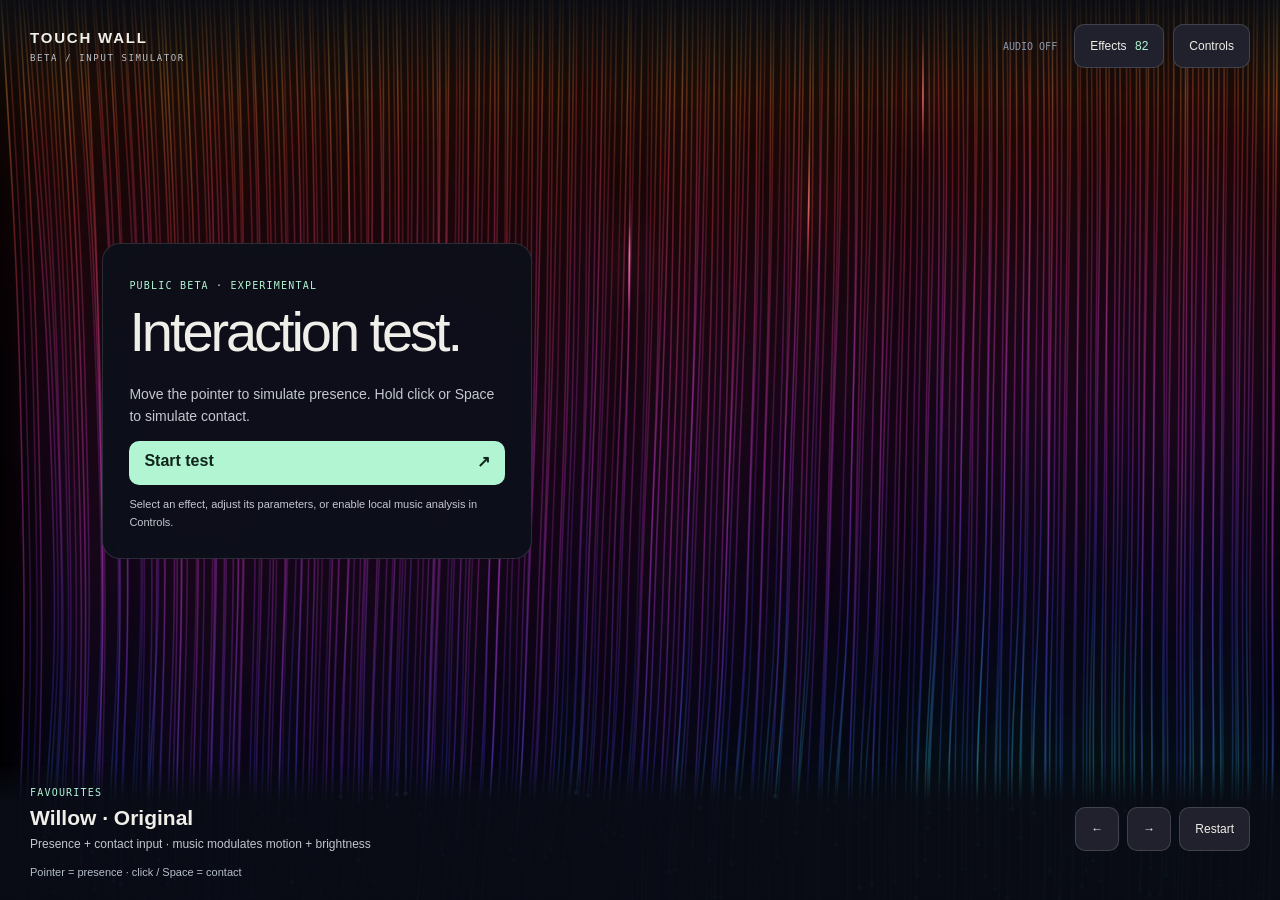
<file: index.html>
<!doctype html>
<html lang="en"><head><meta charset="utf-8"><meta name="viewport" content="width=device-width,initial-scale=1,viewport-fit=cover">
<meta http-equiv="Content-Security-Policy" content="default-src 'self'; script-src 'self'; style-src 'self' 'unsafe-inline'; img-src 'self' data:; media-src 'self' blob:; connect-src 'self'; worker-src 'self'; object-src 'none'; base-uri 'none'">
<meta name="theme-color" content="#090c15"><link rel="manifest" href="manifest.webmanifest"><link rel="icon" href="icon.svg" type="image/svg+xml"><link rel="stylesheet" href="style.css"><title>Touch Wall · Beta</title></head>
<body><main id="stage" tabindex="0" aria-label="Touch Wall input simulation. Move for presence. Hold click or Space for contact."></main>
<header><a class="brand" href="./">TOUCH WALL <span>BETA / INPUT SIMULATOR</span></a><div class="header-actions"><span id="audio-indicator">AUDIO OFF</span><button id="open-library" aria-controls="panel" aria-expanded="false">Effects <span id="effect-count"></span></button><button id="open-controls" aria-controls="panel" aria-expanded="false">Controls</button></div></header>
<div id="cursor" aria-hidden="true"><span></span></div>
<section id="intro"><p class="eyebrow">Public beta · Experimental</p><h1>Interaction test.</h1><p id="welcome">Move the pointer to simulate presence. Hold click or Space to simulate contact.</p><button id="start">Start test <span>↗</span></button><p class="note">Select an effect, adjust its parameters, or enable local music analysis in Controls.</p></section>
<footer><div class="info"><p class="eyebrow" id="piece-category">Favourites</p><h2 id="piece-name">Willow</h2><p id="piece-help">Presence displaces strands. Contact applies an impulse.</p></div>
<div class="transport"><button id="previous" aria-label="Previous effect">←</button><button id="next" aria-label="Next effect">→</button><button id="reset" aria-label="Restart this effect">Restart</button></div>
<div class="controls"><p id="hint">Pointer = presence · click / Space = contact</p><button id="touch" aria-label="Hold to activate simulated contact" aria-pressed="false">Touch <span>◎</span></button></div></footer>
<div id="panel-shade" hidden></div>
<aside id="panel" role="dialog" aria-modal="true" aria-labelledby="panel-title" hidden>
<div class="panel-heading"><h2 id="panel-title">Effect library</h2><button id="close-panel" aria-label="Close panel">✕</button></div>
<div class="panel-tabs" role="tablist" aria-label="Demo tools"><button id="library-tab" role="tab" aria-selected="true" aria-controls="library-view">Effects</button><button id="controls-tab" role="tab" aria-selected="false" aria-controls="controls-view">Controls + music</button></div>
<section id="library-view" role="tabpanel" aria-labelledby="library-tab"><label class="field" for="search">Search effects<input id="search" type="search" placeholder="Name or effect" autocomplete="off"></label><label class="field" for="category">Category<select id="category"><option value="all">All effects</option></select></label><p class="muted" id="library-count" role="status"></p><div id="effect-list"></div><p class="small muted">Portable wall effects. Legacy water/simulation engines and the separate games are not included in this beta.</p><a class="small" href="credits.html" target="_blank" rel="noopener">Credits and licenses ↗</a></section>
<section id="controls-view" role="tabpanel" aria-labelledby="controls-tab" hidden><h3 id="controls-name">Willow parameters</h3><p id="effect-description" class="small muted"></p><div id="parameters"></div><button id="defaults" class="secondary">Reset parameters</button>
<section class="audio-section" aria-labelledby="screen-title"><h3 id="screen-title">Screen</h3><label class="toggle"><input id="keep-awake" type="checkbox" checked> Keep screen awake while viewing</label><p id="wake-status" class="small muted" role="status"></p><button id="retry-wake" hidden>Retry screen wake</button><p class="small muted">Device settings may still allow dimming. This applies only while the test is running and this page is visible.</p></section>
<section class="audio-section" aria-labelledby="music-title"><h3 id="music-title">Music input</h3><p class="small muted">Use a microphone for nearby music, or play an audio file. Audio stays on this device; nothing is uploaded or recorded.</p><div class="audio-actions"><button id="mic">Enable microphone</button><label class="file-button" for="audio-file">Choose audio file<input id="audio-file" type="file" accept="audio/*,.mp3,.m4a,.wav,.ogg,.flac"></label></div><audio id="audio-player" controls preload="metadata" hidden></audio><p id="audio-status" class="small" role="status">Audio off</p><div class="audio-actions"><button id="resume-audio" hidden>Resume audio</button><button id="stop-audio" disabled>Stop audio</button></div><div class="meters" aria-label="Audio frequency levels"><label>Bass<meter id="bass" min="0" max="1" value="0"></meter></label><label>Mid<meter id="mid" min="0" max="1" value="0"></meter></label><label>High<meter id="high" min="0" max="1" value="0"></meter></label></div>
<label class="slider-label" for="sensitivity"><span>Input sensitivity</span><output id="sensitivity-value">1×</output></label><input id="sensitivity" type="range" min="0.25" max="4" step="0.05" value="1">
<label class="toggle"><input id="music-enabled" type="checkbox" checked> React to audio in this effect</label><label class="slider-label" for="music-amount"><span>Music amount</span><output id="music-amount-value">60%</output></label><input id="music-amount" type="range" min="0" max="100" step="5" value="60"><p id="music-mode" class="small muted"></p></section></section>
</aside>
<div id="load-status" role="status" hidden></div><div id="error" role="alert" hidden></div>
<script src="catalog.js"></script><script src="audio.js"></script><script src="wake.js"></script><script src="host.js"></script><script src="effects/body.js"></script><script src="effects/synth-depth.js"></script><script src="app.js"></script></body></html>
</file>
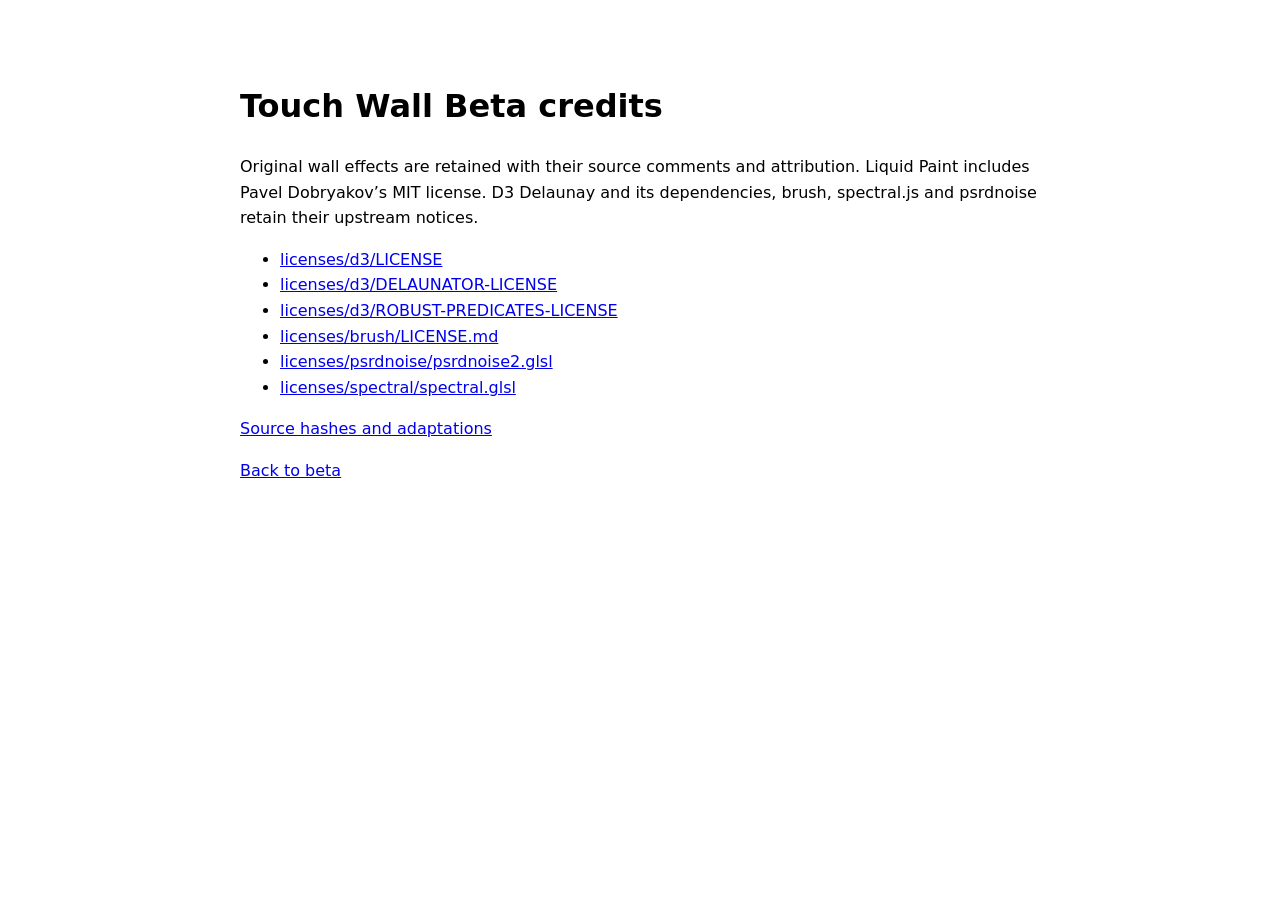
<file: credits.html>
<!doctype html><meta name="viewport" content="width=device-width"><title>Touch Wall credits</title><style>body{font:16px system-ui;max-width:800px;margin:40px auto;padding:20px;line-height:1.6}</style><h1>Touch Wall Beta credits</h1><p>Original wall effects are retained with their source comments and attribution. Liquid Paint includes Pavel Dobryakov’s MIT license. D3 Delaunay and its dependencies, brush, spectral.js and psrdnoise retain their upstream notices.</p><ul><li><a href="licenses/d3/LICENSE">licenses/d3/LICENSE</a></li><li><a href="licenses/d3/DELAUNATOR-LICENSE">licenses/d3/DELAUNATOR-LICENSE</a></li><li><a href="licenses/d3/ROBUST-PREDICATES-LICENSE">licenses/d3/ROBUST-PREDICATES-LICENSE</a></li><li><a href="licenses/brush/LICENSE.md">licenses/brush/LICENSE.md</a></li><li><a href="licenses/psrdnoise/psrdnoise2.glsl">licenses/psrdnoise/psrdnoise2.glsl</a></li><li><a href="licenses/spectral/spectral.glsl">licenses/spectral/spectral.glsl</a></li></ul><p><a href="effect-sources.json">Source hashes and adaptations</a></p><p><a href="./">Back to beta</a></p>
</file>
<file: style.css>
*{box-sizing:border-box}[hidden]{display:none!important}:root{color-scheme:dark;font-family:ui-sans-serif,-apple-system,BlinkMacSystemFont,"Segoe UI",sans-serif;color:#f0eee8;background:#090c15}body{margin:0;overflow:hidden}button,a,input,select{-webkit-tap-highlight-color:transparent}button,select,.file-button{font:inherit;color:inherit;cursor:pointer;border:1px solid #ffffff26;border-radius:10px;background:#20212c;padding:11px 15px;min-height:44px}button:disabled{opacity:.4;cursor:default}button:hover:not(:disabled),.file-button:hover{background:#30313c}button:focus-visible,a:focus-visible,input:focus-visible,select:focus-visible{outline:2px solid #adffca;outline-offset:3px}button[aria-pressed=true],button[aria-selected=true]{border-color:#b2f5d3;background:#244536}a{color:#b2f5d3}#stage{position:fixed;inset:0;touch-action:none;outline:none}#stage canvas{display:block;width:100%;height:100%;pointer-events:none}header{position:fixed;inset:0 0 auto;display:flex;justify-content:space-between;align-items:center;padding:24px 30px;gap:15px;background:linear-gradient(#090c15d9,transparent);pointer-events:none}header>*{pointer-events:auto}.brand{text-decoration:none;color:inherit;font-size:15px;font-weight:800;letter-spacing:.12em}.brand span{display:block;font:9px ui-monospace,monospace;color:#bfc4cd;letter-spacing:.18em;margin-top:7px}.header-actions{display:flex;align-items:center;gap:9px}.header-actions button{font-size:12px}#effect-count{color:#b2f5d3;margin-left:5px}#audio-indicator{font:10px ui-monospace,monospace;color:#8c98ac;margin-right:8px}#audio-indicator.live{color:#b2f5d3}#intro{position:fixed;top:27%;left:8%;width:min(430px,84%);padding:26px;background:#0b1019ed;border:1px solid #ffffff20;border-radius:18px;backdrop-filter:blur(15px)}h1{font-size:clamp(34px,5vw,56px);font-weight:500;line-height:1.03;letter-spacing:-.055em;margin:12px 0 22px}#intro p{line-height:1.6;color:#c5c8cf;font-size:14px}.eyebrow{font:10px ui-monospace,monospace!important;letter-spacing:.12em;text-transform:uppercase;color:#b2f5d3!important}#start{background:#b2f5d3;color:#10251b;border:0;font-weight:650;width:100%;display:flex;justify-content:space-between}.note{font-size:11px!important;margin-bottom:0}footer{position:fixed;inset:auto 0 0;padding:25px 30px max(22px,env(safe-area-inset-bottom));display:grid;grid-template-columns:1fr auto;gap:15px 24px;background:linear-gradient(transparent,#090c15ef 28%);pointer-events:none}footer>*{pointer-events:auto}h2{font-size:21px;font-weight:550;margin:0 0 7px}.info p{margin:0;font-size:12px;color:#c2c6cf}.info .eyebrow{margin-bottom:8px}.transport{display:flex;align-items:end;gap:8px}.transport button{font-size:12px;min-width:44px}.controls{grid-column:1/-1;display:flex;align-items:center;gap:10px}.controls p{font-size:11px;color:#b6becb;margin:0 auto 0 0}#touch{display:none;min-width:132px;touch-action:none;user-select:none;-webkit-user-select:none;background:#253f36;border-color:#8ac7a66b}#touch span{margin-left:20px}#cursor{position:fixed;left:0;top:0;display:none;width:34px;height:34px;margin:-17px;pointer-events:none;border:1px solid #d2f8e7a6;border-radius:50%;z-index:2;transition:background .1s,box-shadow .1s}#cursor span{position:absolute;inset:13px;border-radius:50%;background:#e3ffef}#cursor.pressing{background:#a0ffcf55;box-shadow:0 0 30px #a0ffcf70;border:2px solid #ddffeb}body.mobile #touch{display:block}body.mobile #hint{max-width:190px;line-height:1.5}#error,#load-status{position:fixed;top:110px;left:10%;right:10%;padding:14px 18px;background:#502837;border:1px solid #ffb7c4;border-radius:10px;font-size:13px;z-index:3}#load-status{background:#14251f;border-color:#b2f5d344;pointer-events:none}#panel-shade{position:fixed;inset:0;background:#0008;z-index:4}#panel{position:fixed;top:0;right:0;bottom:0;width:min(440px,100%);padding:24px 24px max(24px,env(safe-area-inset-bottom));background:#10151ff5;border-left:1px solid #ffffff24;z-index:5;overflow:auto;overscroll-behavior:contain;backdrop-filter:blur(20px);box-shadow:-20px 0 80px #0005}.panel-heading{display:flex;justify-content:space-between;align-items:center;gap:12px}.panel-heading h2{font-size:20px}.panel-heading button{padding:8px 12px}.panel-tabs{display:flex;gap:7px;margin:20px 0}.panel-tabs button{flex:1;font-size:12px}.field{display:flex;flex-direction:column;gap:8px;font-size:11px;color:#bdc7d3;margin:14px 0}.field input,.field select{font:14px inherit;width:100%;padding:12px;background:#090e16;color:#f0eee8;border:1px solid #ffffff26;border-radius:9px;min-height:44px}#effect-list{display:grid;gap:7px}.effect-card{display:flex;flex-direction:column;text-align:left;gap:5px;background:#171e29;padding:13px 15px}.effect-card strong{font-size:13px;font-weight:550}.effect-card span{font:10px ui-monospace,monospace;color:#aab6c6}.small{font-size:12px;line-height:1.6}.muted{color:#aebaca}#library-count{font:11px ui-monospace,monospace;margin:20px 0 12px}h3{font-size:16px;font-weight:550;margin:23px 0 12px}.parameter{margin:19px 0}.slider-label{display:flex;align-items:center;justify-content:space-between;gap:16px;font-size:12px;margin-bottom:10px}.slider-label output{font:12px ui-monospace,monospace;color:#b2f5d3}input[type=range]{width:100%;accent-color:#b2f5d3;height:28px;margin:0;touch-action:pan-y}select{width:100%;font-size:13px}.secondary{font-size:12px;background:transparent}.audio-section{border-top:1px solid #ffffff22;margin-top:25px;padding-top:3px}.audio-actions{display:flex;flex-wrap:wrap;gap:8px;margin:13px 0}.audio-actions button,.file-button{font-size:11px;flex:1;text-align:center;display:flex;align-items:center;justify-content:center}.file-button{position:relative;overflow:hidden}.file-button input{position:absolute;inset:0;opacity:0;cursor:pointer;width:100%}.file-button:focus-within{outline:2px solid #adffca;outline-offset:3px}audio{width:100%;height:40px;margin:8px 0}.meters{display:grid;grid-template-columns:repeat(3,1fr);gap:12px;margin:20px 0 24px}.meters label{font:10px ui-monospace,monospace;color:#b6c0cd;display:flex;flex-direction:column;gap:6px}meter{width:100%;height:10px;accent-color:#b2f5d3}.toggle{display:flex;gap:9px;align-items:center;font-size:12px;margin:22px 0}.toggle input{accent-color:#b2f5d3;width:17px;height:17px}#music-mode{margin-bottom:25px}
@media(max-width:650px){header{padding:18px 16px}.brand{font-size:12px}.brand span{font-size:7px;letter-spacing:.1em}.header-actions{gap:6px}.header-actions button{padding:10px 11px;font-size:11px}#audio-indicator{position:absolute;right:19px;top:67px;font-size:8px;margin:0}footer{padding:25px 18px max(20px,env(safe-area-inset-bottom));gap:13px}.info{grid-column:1/-1}.info h2{font-size:20px}.info p{font-size:10px}.transport{position:absolute;right:18px;bottom:max(20px,env(safe-area-inset-bottom));gap:6px}.transport button{padding:10px;font-size:11px}.controls{min-height:46px;padding-right:160px}body.mobile .transport{position:static;grid-column:2;grid-row:2}body.mobile .controls{grid-column:1;grid-row:2;padding-right:0;flex-direction:column;align-items:start;gap:8px}body.mobile #hint{font-size:9px;max-width:190px}body.mobile .transport button{padding:10px 9px}#intro{top:24%;padding:22px}#touch{min-width:125px;padding:12px 14px}#panel{padding:20px 20px max(24px,env(safe-area-inset-bottom))}}@media(max-height:520px){header{padding:10px 20px}#audio-indicator{display:none}footer{padding:15px 18px 12px;gap:7px}.info p,.info .eyebrow{display:none}.info h2{font-size:17px;margin:0}.transport{align-items:center}#intro{top:18%;padding:16px;width:390px}#intro h1{font-size:30px;margin:8px 0}#intro .note{display:none}#intro p{margin:8px 0}.controls{min-height:0}#panel{padding-top:12px}.panel-tabs{margin:12px 0}}

.panel-heading{position:sticky;top:0;z-index:2;background:#10151f;padding:10px 0;margin-top:-10px}
</file>
